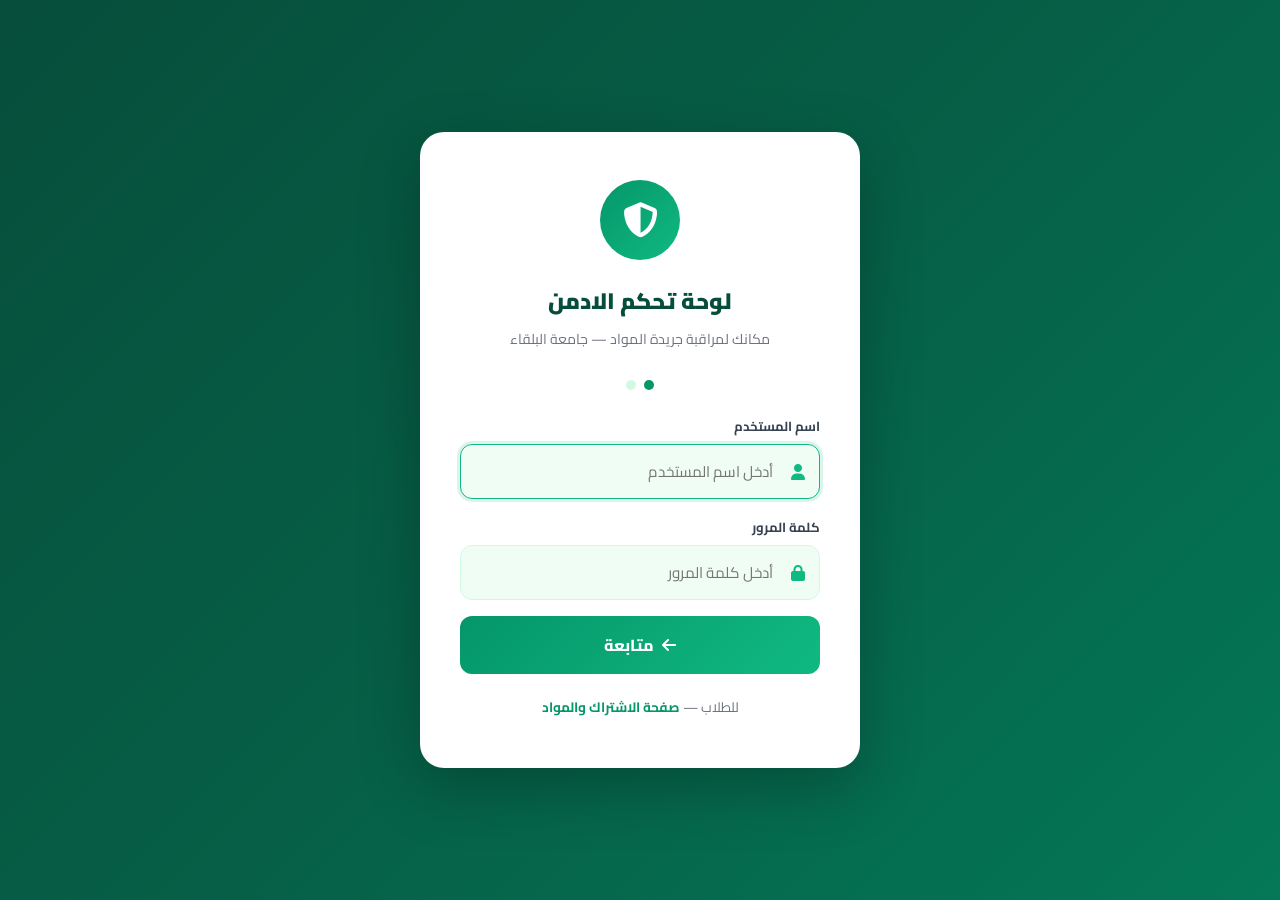
<file: templates/login.html>
<!DOCTYPE html>
<html lang="ar" dir="rtl">
<head>
  <meta charset="UTF-8">
  <meta name="viewport" content="width=device-width, initial-scale=1.0">
  <title>تسجيل الدخول — مكانك لمراقبة جريدة المواد</title>
  <link rel="preconnect" href="https://fonts.googleapis.com">
  <link href="https://fonts.googleapis.com/css2?family=Cairo:wght@400;600;700;800;900&display=swap" rel="stylesheet">
  <link rel="stylesheet" href="https://cdnjs.cloudflare.com/ajax/libs/font-awesome/6.5.1/css/all.min.css">
  <style>
    *, *::before, *::after { box-sizing: border-box; }
    body {
      font-family: 'Cairo', sans-serif;
      background: linear-gradient(135deg, #064e3b 0%, #065f46 50%, #047857 100%);
      min-height: 100vh;
      display: flex; align-items: center; justify-content: center;
      margin: 0; padding: 20px;
    }
    .login-card {
      background: #fff;
      border-radius: 24px;
      padding: 48px 40px;
      width: 100%;
      max-width: 440px;
      box-shadow: 0 20px 60px rgba(0,0,0,.25);
      text-align: center;
    }
    @media (max-width: 480px) {
      .login-card { padding: 32px 20px; border-radius: 18px; }
    }
    .login-logo {
      width: 80px; height: 80px;
      background: linear-gradient(135deg, #059669, #10b981);
      border-radius: 50%;
      display: flex; align-items: center; justify-content: center;
      margin: 0 auto 20px;
      font-size: 2.2rem; color: #fff;
    }
    .login-card h1 { font-size: 1.4rem; font-weight: 900; color: #064e3b; margin: 0 0 4px; }
    .login-card .sub { font-size: .88rem; color: #6b7280; margin: 0 0 28px; }

    /* Step indicators */
    .steps-bar { display: flex; gap: 8px; justify-content: center; margin-bottom: 24px; }
    .step-dot {
      width: 10px; height: 10px; border-radius: 50%;
      background: #d1fae5; transition: background .3s;
    }
    .step-dot.active { background: #059669; }
    .step-dot.done { background: #10b981; }

    .fg { margin-bottom: 16px; text-align: right; }
    .fg label { display: block; font-size: .82rem; font-weight: 700; color: #374151; margin-bottom: 6px; }
    .fg .input-wrap {
      display: flex; align-items: center;
      border: 1.5px solid #d1fae5; border-radius: 12px;
      background: #f0fdf4; overflow: hidden;
    }
    .fg .input-wrap i { padding: 0 14px; color: #10b981; font-size: 1rem; flex-shrink: 0; }
    .fg input {
      flex: 1; padding: 12px 4px 12px 14px;
      border: none; background: transparent;
      font-family: 'Cairo', sans-serif; font-size: .95rem;
      outline: none; color: #111; min-width: 0;
    }
    .fg input[dir="ltr"] { text-align: left; direction: ltr; letter-spacing: 3px; }
    .fg .input-wrap:focus-within { border-color: #10b981; box-shadow: 0 0 0 3px rgba(16,185,129,.15); }

    .btn-login {
      width: 100%; padding: 14px;
      background: linear-gradient(135deg, #059669, #10b981);
      color: #fff; border: none; border-radius: 12px;
      font-family: 'Cairo', sans-serif; font-size: 1rem; font-weight: 800;
      cursor: pointer; transition: opacity .2s, transform .1s;
      display: flex; align-items: center; justify-content: center; gap: 8px;
    }
    .btn-login:hover { opacity: .9; }
    .btn-login:active { transform: scale(.98); }
    .btn-login:disabled { opacity: .6; cursor: not-allowed; }

    .error-msg {
      background: #fef2f2; border: 1px solid #fecaca;
      color: #b91c1c; border-radius: 10px;
      padding: 10px 14px; font-size: .88rem;
      margin-bottom: 16px; display: none;
      animation: shake .4s;
    }
    @keyframes shake {
      0%,100%{transform:translateX(0)} 25%{transform:translateX(-6px)} 75%{transform:translateX(6px)}
    }

    .totp-hint {
      background: #f0fdf4; border: 1px solid #bbf7d0;
      color: #064e3b; border-radius: 10px;
      padding: 10px 14px; font-size: .84rem;
      margin-bottom: 16px; text-align: right; line-height: 1.6;
    }

    .student-link { margin-top: 20px; font-size: .85rem; color: #6b7280; }
    .student-link a { color: #059669; font-weight: 700; text-decoration: none; }
    .student-link a:hover { text-decoration: underline; }

    /* 2FA big code field */
    .totp-input {
      font-size: 2rem !important;
      letter-spacing: 8px !important;
      text-align: center !important;
      font-weight: 800 !important;
    }
  </style>
</head>
<body>
  <div class="login-card">
    <div class="login-logo"><i class="fa-solid fa-shield-halved"></i></div>
    <h1>لوحة تحكم الادمن</h1>
    <p class="sub">مكانك لمراقبة جريدة المواد — جامعة البلقاء</p>

    <!-- Step indicators -->
    <div class="steps-bar" id="stepsBar">
      <div class="step-dot active" id="dot1" title="اسم المستخدم وكلمة المرور"></div>
      <div class="step-dot" id="dot2" title="رمز المصادقة الثنائية"></div>
    </div>

    <div class="error-msg" id="errMsg"></div>

    <!-- Step 1: username + password -->
    <div id="step1">
      <form onsubmit="doLogin(event)">
        <div class="fg">
          <label>اسم المستخدم</label>
          <div class="input-wrap">
            <i class="fa-solid fa-user"></i>
            <input type="text" id="username" placeholder="أدخل اسم المستخدم" required autofocus autocomplete="username">
          </div>
        </div>
        <div class="fg">
          <label>كلمة المرور</label>
          <div class="input-wrap">
            <i class="fa-solid fa-lock"></i>
            <input type="password" id="pwd" placeholder="أدخل كلمة المرور" required autocomplete="current-password">
          </div>
        </div>
        <button type="submit" class="btn-login" id="btnLogin">
          <i class="fa-solid fa-arrow-left"></i>
          متابعة
        </button>
      </form>
    </div>

    <!-- Step 2: TOTP (shown if 2FA enabled) -->
    <div id="step2" style="display:none;">
      <div class="totp-hint">
        <i class="fa-solid fa-mobile-screen" style="color:#059669"></i>
        افتح تطبيق <strong>Google Authenticator</strong> أو <strong>Authy</strong>
        وأدخل الكود المكوّن من 6 أرقام.
      </div>
      <form onsubmit="doTotp(event)">
        <div class="fg">
          <label>كود المصادقة الثنائية</label>
          <div class="input-wrap">
            <i class="fa-solid fa-key"></i>
            <input type="text" id="totpCode" class="totp-input" dir="ltr"
              inputmode="numeric" pattern="[0-9]{6}" maxlength="6"
              placeholder="000000" required autocomplete="one-time-code">
          </div>
        </div>
        <button type="submit" class="btn-login" id="btnTotp">
          <i class="fa-solid fa-right-to-bracket"></i>
          دخول
        </button>
      </form>
      <button onclick="goBack()" style="
        width:100%; margin-top:10px; padding:10px;
        background:none; border:1.5px solid #d1d5db; border-radius:10px;
        font-family:'Cairo',sans-serif; cursor:pointer; color:#6b7280;
        font-size:.9rem;
      ">
        <i class="fa-solid fa-rotate-right"></i> رجوع لإعادة المحاولة
      </button>
    </div>

    <div class="student-link">
      للطلاب — <a href="/student">صفحة الاشتراك والمواد</a>
    </div>
  </div>

  <script>
    // Cached credentials for step-2 (TOTP)
    let _usr = '', _pwd = '';

    function showError(msg) {
      const el = document.getElementById('errMsg');
      el.textContent = msg;
      el.style.display = 'block';
      // Re-trigger animation
      el.style.animation = 'none';
      el.offsetHeight; // reflow
      el.style.animation = '';
    }
    function hideError() { document.getElementById('errMsg').style.display = 'none'; }

    async function doLogin(e) {
      e.preventDefault();
      hideError();
      const btn = document.getElementById('btnLogin');
      btn.disabled = true;
      btn.innerHTML = '<i class="fa-solid fa-spinner fa-spin"></i> جارٍ التحقق...';

      _usr = document.getElementById('username').value.trim();
      _pwd = document.getElementById('pwd').value;

      const res = await fetch('/admin/login', {
        method: 'POST',
        headers: { 'Content-Type': 'application/json' },
        body: JSON.stringify({ username: _usr, password: _pwd })
      });
      const data = await res.json();

      btn.disabled = false;
      btn.innerHTML = '<i class="fa-solid fa-arrow-left"></i> متابعة';

      if (data.success) {
        window.location.href = '/admin';
      } else if (data.need_totp) {
        // Move to step 2
        document.getElementById('step1').style.display = 'none';
        document.getElementById('step2').style.display = 'block';
        document.getElementById('dot1').classList.remove('active');
        document.getElementById('dot1').classList.add('done');
        document.getElementById('dot2').classList.add('active');
        setTimeout(() => document.getElementById('totpCode').focus(), 50);
      } else {
        showError(data.message || 'بيانات الدخول غير صحيحة');
        document.getElementById('pwd').value = '';
      }
    }

    async function doTotp(e) {
      e.preventDefault();
      hideError();
      const btn = document.getElementById('btnTotp');
      btn.disabled = true;
      btn.innerHTML = '<i class="fa-solid fa-spinner fa-spin"></i> جارٍ التحقق...';

      const code = document.getElementById('totpCode').value.trim();
      const res = await fetch('/admin/login', {
        method: 'POST',
        headers: { 'Content-Type': 'application/json' },
        body: JSON.stringify({ username: _usr, password: _pwd, totp_code: code })
      });
      const data = await res.json();

      btn.disabled = false;
      btn.innerHTML = '<i class="fa-solid fa-right-to-bracket"></i> دخول';

      if (data.success) {
        window.location.href = '/admin';
      } else {
        showError(data.message || 'كود غير صحيح');
        document.getElementById('totpCode').value = '';
        document.getElementById('totpCode').focus();
      }
    }

    function goBack() {
      hideError();
      document.getElementById('step2').style.display = 'none';
      document.getElementById('step1').style.display = 'block';
      document.getElementById('dot2').classList.remove('active');
      document.getElementById('dot1').classList.remove('done');
      document.getElementById('dot1').classList.add('active');
      document.getElementById('pwd').value = '';
      _usr = ''; _pwd = '';
    }
  </script>
</body>
</html>
</file>
